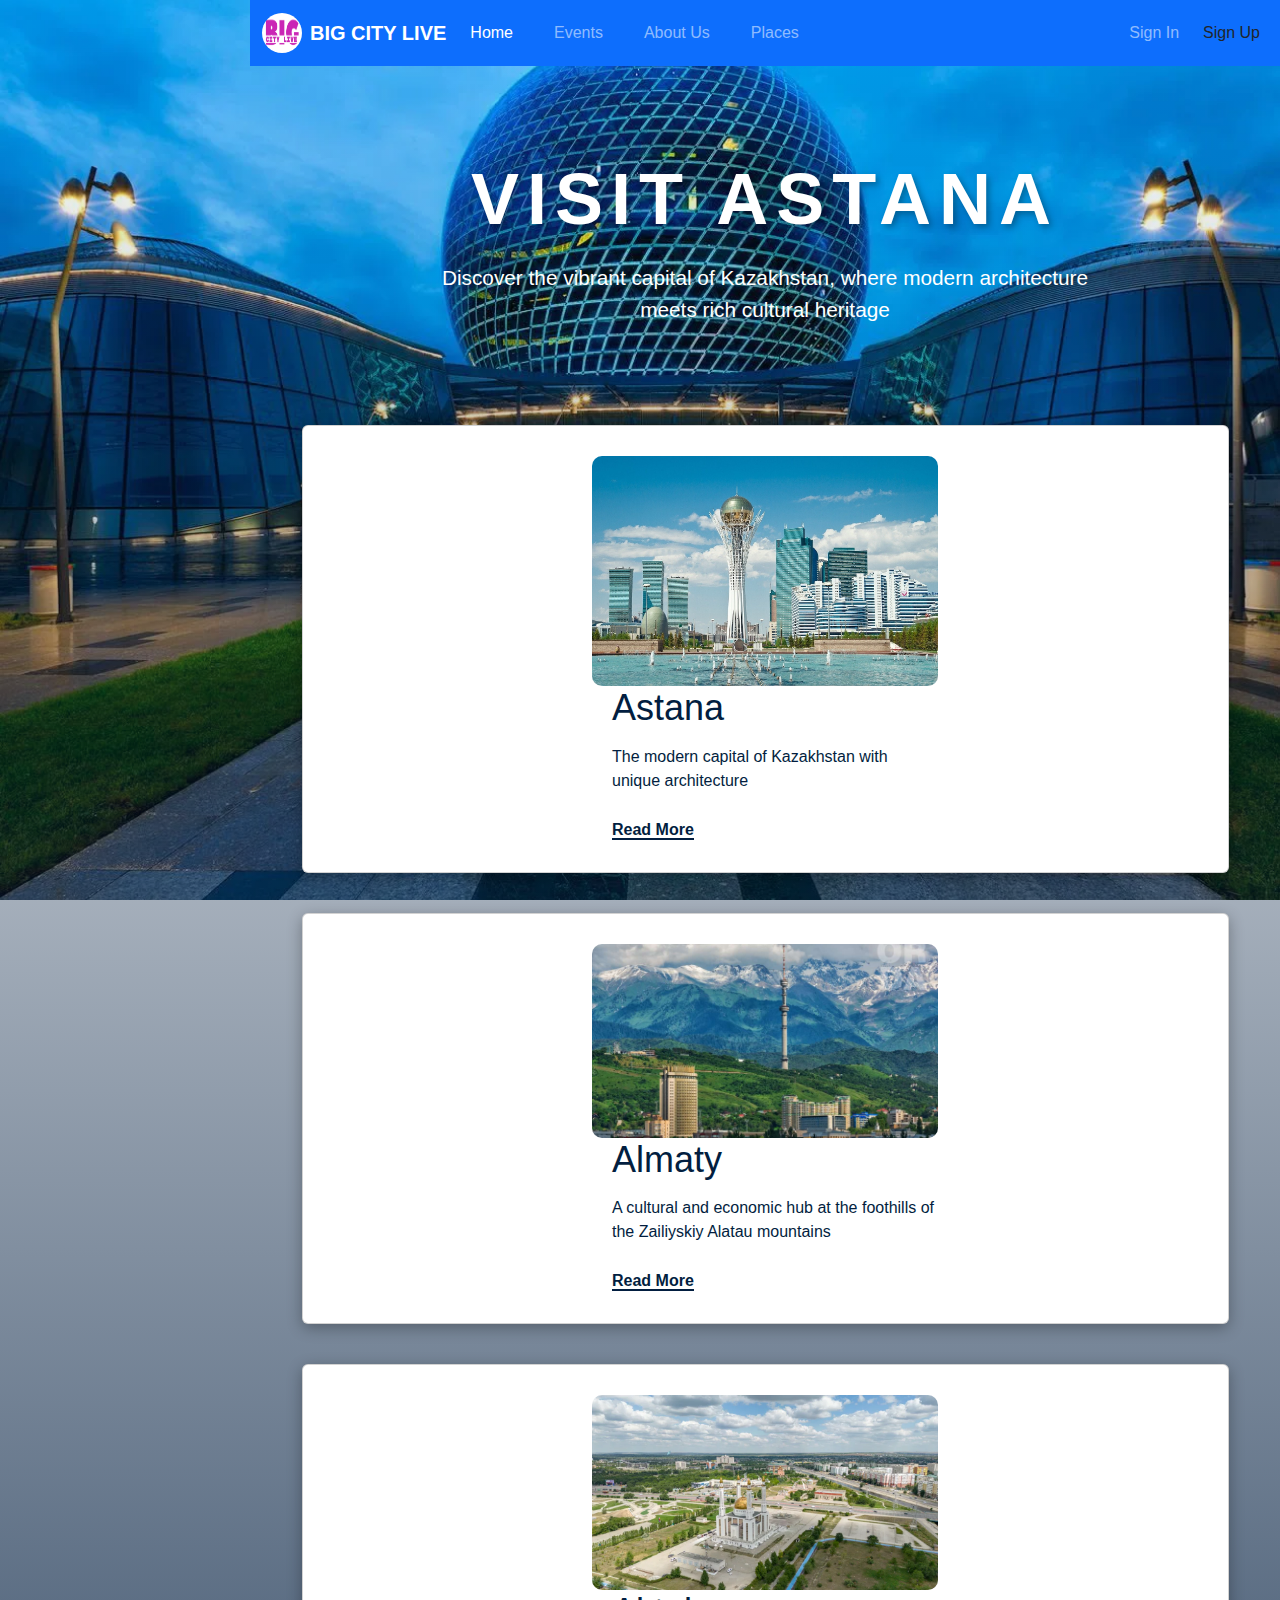
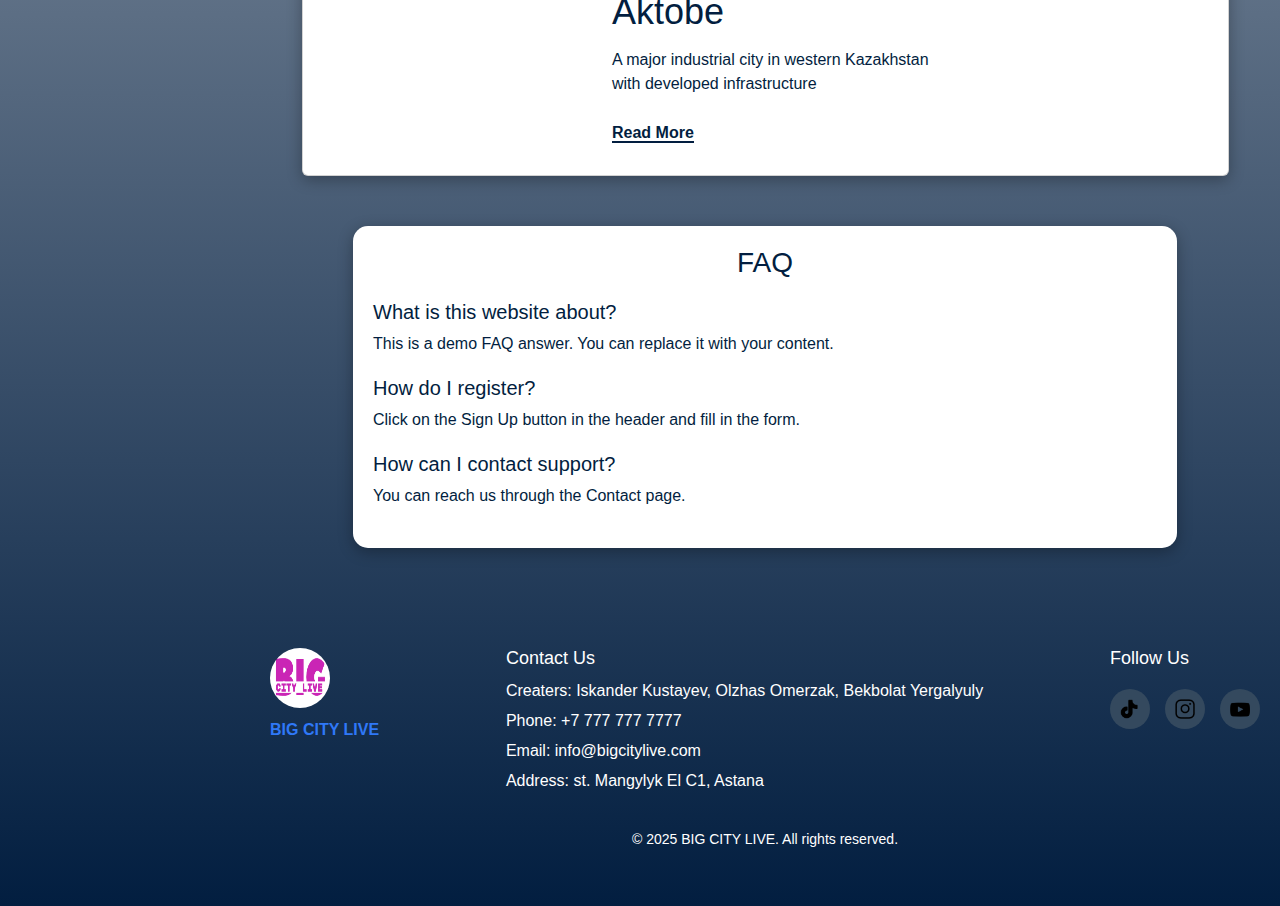
<file: index.html>
<!DOCTYPE html>
<html lang="en">
<head>
  <meta charset="UTF-8">
  <meta name="viewport" content="width=device-width, initial-scale=1.0">
  <title>BIG CITY LIVE</title>
  <link rel="stylesheet" href="main.css">
  <link href="https://cdn.jsdelivr.net/npm/bootstrap@5.3.2/dist/css/bootstrap.min.css" rel="stylesheet">
</head>
<body>
  <!-- Main Content -->
  <div class="main-content">

  <nav class="navbar navbar-expand-lg navbar-dark bg-primary">
    <div class="container">
      <a class="navbar-brand d-flex align-items-center" href="index.html">
        <img src="images/logo.png" alt="Logo" width="40" height="40" class="rounded-circle me-2">
        <span class="fw-bold">BIG CITY LIVE</span>
      </a>
      
      <!-- Simple responsive menu without toggle functionality -->
      <div class="d-lg-flex flex-grow-1">
        <ul class="navbar-nav me-auto d-none d-lg-flex">
          <li class="nav-item">
            <a class="nav-link active" href="index.html">Home</a>
          </li>
          <li class="nav-item">
            <a class="nav-link" href="pages/events.html">Events</a>
          </li>
          <li class="nav-item">
            <a class="nav-link" href="pages/about.html">About Us</a>
          </li>
          <li class="nav-item">
            <a class="nav-link" href="pages/cities.html">Places</a>
          </li>
        </ul>
        
        <div class="navbar-nav ms-auto d-none d-lg-flex">
          <a class="nav-link btn btn-outline-light me-2" href="../pages/login.html">Sign In</a>
          <a class="nav-link btn btn-warning text-dark" href="#">Sign Up</a>
        </div>
      </div>

      <!-- Mobile menu (simple dropdown without JS) -->
      <div class="d-lg-none">
        <select class="form-select bg-dark text-white border-0" onchange="window.location.href=this.value">
          <option value="index.html" selected>Home</option>
          <option value="pages/events.html">Events</option>
          <option value="pages/about.html">About Us</option>
          <option value="#">Categories</option>
          <option disabled>---</option>
          <option value="pages/login.html">Sign In</option>
          <option value="#">Sign Up</option>
        </select>
      </div>
    </div>
  </nav>



   <!-- Visit Astana Banner -->
  <section class="visit-banner">
    <div class="banner-decoration"></div>
    <h1>VISIT ASTANA</h1>
    <p>Discover the vibrant capital of Kazakhstan, where modern architecture meets rich cultural heritage</p>
  </section>



  <!-- Card container -->
  <div class="card-container">
    <!-- Card 1 -->
    <div class="card">
      <div class="card-image">
        <img src="images/astanaimage.png" alt="Astana Image">
      </div>
      <div class="card-text">
        <h2>Astana</h2>
        <p>The modern capital of Kazakhstan with unique architecture</p>
        <a href="pages/details1.html">Read More</a>
      </div>
    </div>

    <!-- Card 2 -->
    <div class="card">
      <div class="card-image">
        <img src="images/almatyimg.png" alt="Almaty Image">
      </div>
      <div class="card-text">
        <h2>Almaty</h2>
        <p>A cultural and economic hub at the foothills of the Zailiyskiy Alatau mountains</p>
        <a href="#">Read More</a>
      </div>
    </div>

    <!-- Card 3 -->
    <div class="card">
      <div class="card-image">
        <img src="images/aktobeimg.png" alt="Aktobe Image">
      </div>
      <div class="card-text">
        <h2>Aktobe</h2>
        <p>A major industrial city in western Kazakhstan with developed infrastructure</p>
        <a href="#">Read More</a>
      </div>
    </div>
  </div>


  
  

  <!-- FAQ -->
  <section class="faq">
    <h2>FAQ</h2>
    <div class="faq-item">
      <h3>What is this website about?</h3>
      <p>This is a demo FAQ answer. You can replace it with your content.</p>
    </div>
    <div class="faq-item">
      <h3>How do I register?</h3>
      <p>Click on the Sign Up button in the header and fill in the form.</p>
    </div>
    <div class="faq-item">
      <h3>How can I contact support?</h3>
      <p>You can reach us through the Contact page.</p>
    </div>
  </section>

  <!-- Footer -->
  <footer>
    <div class="footer-container">
      <!-- Logo -->
      <div class="footer-logo">
        <img src="images/logo.png" alt="Company Logo">
        <p>BIG CITY LIVE</p>
      </div>

      <!-- Contacts -->
      <div class="footer-info">
        <h3>Contact Us</h3>
        <p>Creaters: Iskander Kustayev, Olzhas Omerzak, Bekbolat Yergalyuly</p>
        <p>Phone: +7 777 777 7777</p>
        <p>Email: info@bigcitylive.com</p>
        <p>Address: st. Mangylyk El C1, Astana</p>
      </div>

      <!-- Networks -->
      <div class="footer-social">
        <h3>Follow Us</h3>
          <div class="social-links">
            <a href="https://www.tiktok.com/@fxrnweh9?_t=ZM-8zwcUwP9XSt&_r=1" target="_blank"><img src="images/tiktokimg.png" alt="TikTok" width="20" height="20"></a>
            <a href="https://www.instagram.com/bekbolatergaliuly?igsh=bzQxdDBpdjAyOXFv&utm_source=qr" target="_blank"><img src="images/instaimg.png" alt="Instagram" width="20" height="20"></a>
            <a href="https://www.instagram.com/bekbolatergaliuly?igsh=bzQxdDBpdjAyOXFv&utm_source=qr" target="_blank"><img src="images/youtubeimg.png" alt="YouTube" width="20" height="20"></a>
          </div>
        </div>
      </div>
    <p class="footer-bottom">&copy; 2025 BIG CITY LIVE. All rights reserved.</p>
  </footer>

  </div> <!-- Close main-content -->

</body>
</html>
</file>
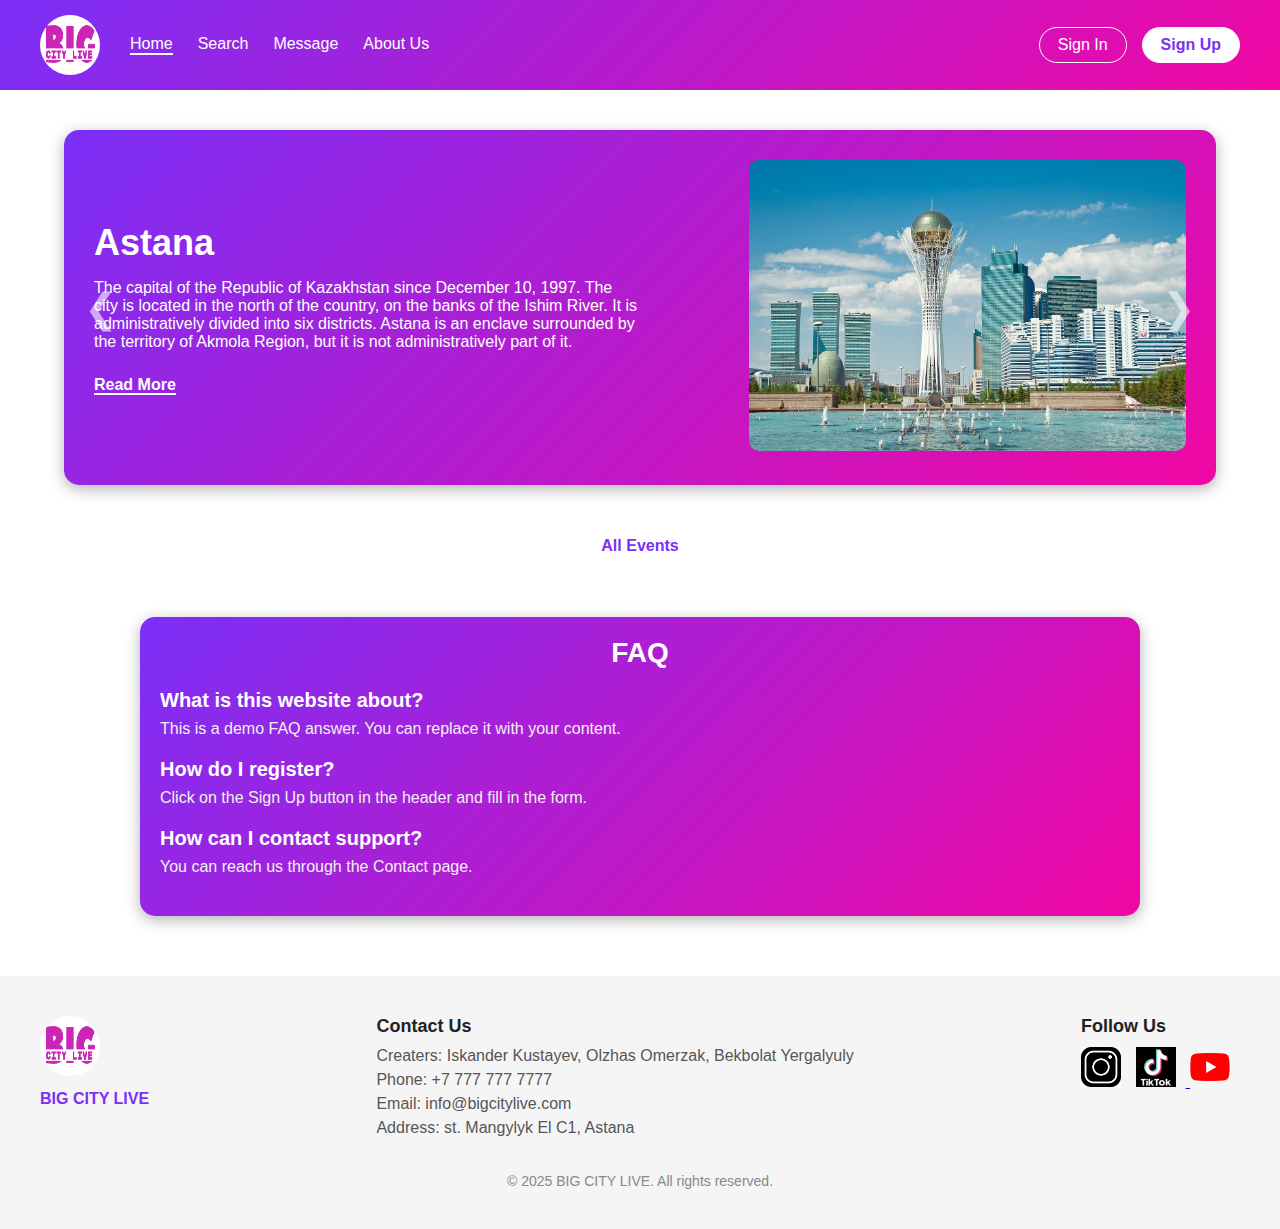
<file: WEB_a2_BIO_project-/index.html>
<!DOCTYPE html>
<html lang="en">
<head>
  <meta charset="UTF-8">
  <meta name="viewport" content="width=device-width, initial-scale=1.0">
  <title>BIG CITY LIVE</title>
  <link rel="stylesheet" href="main.css">
</head>
<body>

  <!--Header -->
  <header>
    <div class="header-left">
      <img src="images/logo.png" alt="Logo" class="logo">
    

    <nav>
      <ul>
        <li class="active">Home</li>
        <li>Search</li>
        <li>Message</li>
        <li><a href="pages/about.html">About Us</a></li>
      </ul>
    </nav>
    </div>

    <div class="header-right">
      <a href="" class="btn">Sign In</a>
      <a href="" class="btn btn-primary">Sign Up</a>
    </div>
   
  </header>

  <!-- Main block -->
  <div class="card">
    <div class="arrow left">&#10094;</div>

    <div class="card-text">
      <h2>Astana</h2>
      <p>The capital of the Republic of Kazakhstan since December 10, 1997. The city is located in the north of the country, on the banks of the Ishim River. It is administratively divided into six districts. Astana is an enclave surrounded by the territory of Akmola Region, but it is not administratively part of it.</p>
      <a href="..">Read More</a>
    </div>

    <div class="card-image">
      <img src="images/astanaimage.png" alt="Event Image">
    </div>

    <div class="arrow right">&#10095;</div>
  </div>

  <div class="all-events">
  <a href="pages/about.html" class="all-events-btn">All Events</a>
</div>

  <!-- FAQ -->
  <section class="faq">
    <h2>FAQ</h2>
    <div class="faq-item">
      <h3>What is this website about?</h3>
      <p>This is a demo FAQ answer. You can replace it with your content.</p>
    </div>
    <div class="faq-item">
      <h3>How do I register?</h3>
      <p>Click on the Sign Up button in the header and fill in the form.</p>
    </div>
    <div class="faq-item">
      <h3>How can I contact support?</h3>
      <p>You can reach us through the Contact page.</p>
    </div>
  </section>

  <!-- Footer -->
  <footer>
    <div class="footer-container">
      <!-- Logo -->
      <div class="footer-logo">
        <img src="images/logo.png" alt="Company Logo">
        <p>BIG CITY LIVE</p>
      </div>

      <!-- Contacts -->
      <div class="footer-info">
        <h3>Contact Us</h3>
        <p>Creaters: Iskander Kustayev, Olzhas Omerzak, Bekbolat Yergalyuly</p>
        <p>Phone: +7 777 777 7777</p>
        <p>Email: info@bigcitylive.com</p>
        <p>Address: st. Mangylyk El C1, Astana</p>
      </div>

      <!-- Networks -->
      <div class="footer-social">
        <h3>Follow Us</h3>
        <div class="footer-social">
          <a href="https://www.instagram.com/bekbolatergaliuly?igsh=bzQxdDBpdjAyOXFv&utm_source=qr"><img src="images/instaimage.png"></a>
          <a href="https://www.tiktok.com/@fxrnweh9?_t=ZM-8zwcUwP9XSt&_r=1"><img src="images/tiktokimage.png"> </a>
          <a href="https://youtube.com/channel/UCV2GuCAUhjUv58hTk6jlEhg?si=i2NoJZyY-HmJj2dj"><img src="images/youtubeimage.png"></a>
        </div>
      </div>
    </div>

    <p class="footer-bottom">&copy; 2025 BIG CITY LIVE. All rights reserved.</p>
  </footer>

</body>
</html>
</file>
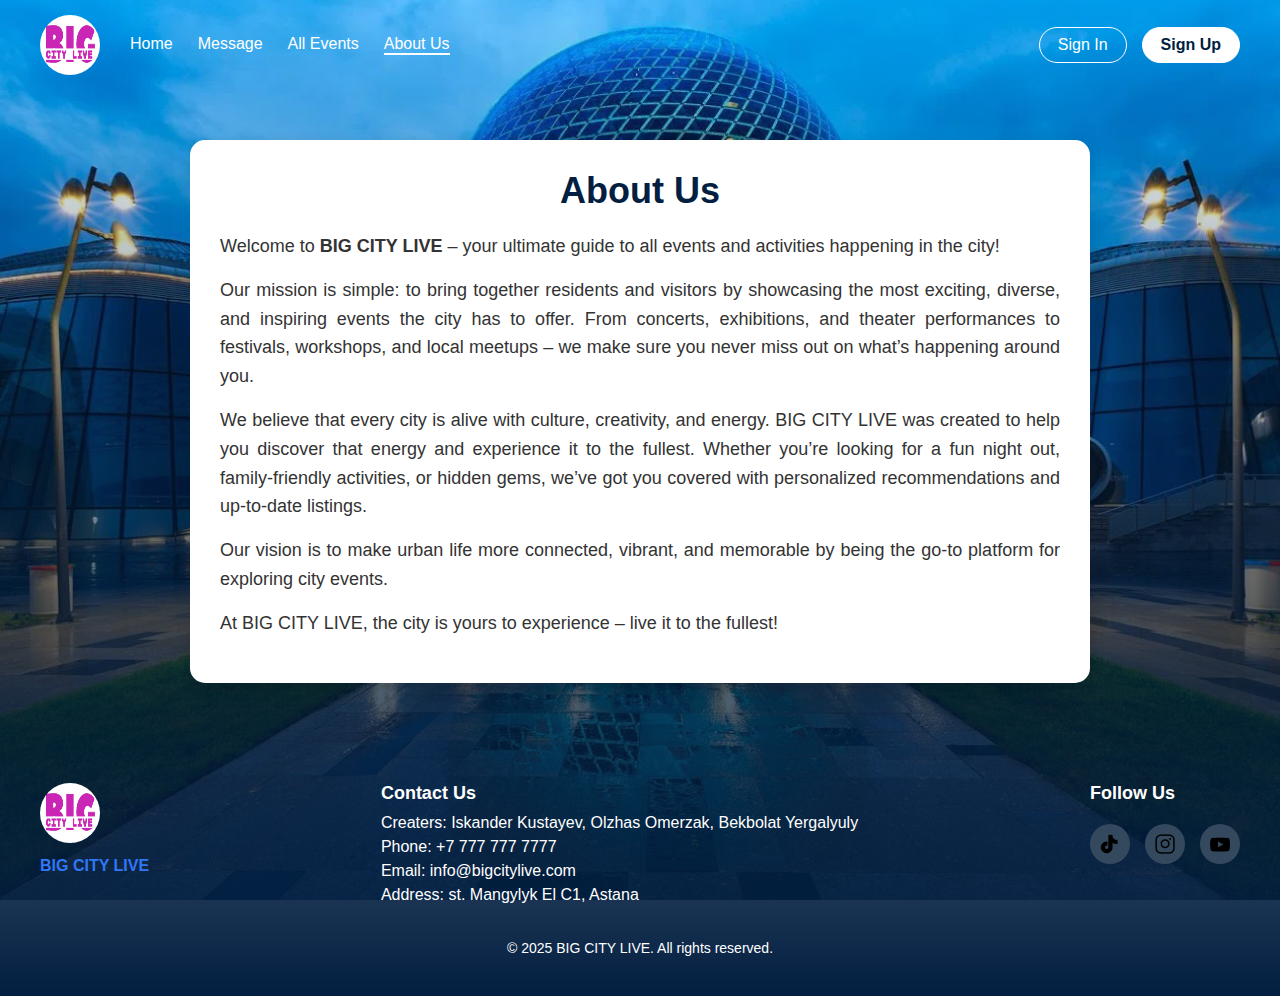
<file: pages/about.html>
<!DOCTYPE html>
<html lang="en">
<head>
    <meta charset="UTF-8">
    <meta name="viewport" content="width=device-width, initial-scale=1.0">
    <title>About Us</title>
    <link rel="stylesheet" href="../styles/aboutstyle.css">
</head>
<body>
   <!--Header -->
  <header>
    <div class="header-left">
      <img src="../images/logo.png" alt="Logo" class="logo">
    

    <nav>
      <ul>
        <li><a href="../index.html">Home</a></li>
        <li>Message</li>
        <li><a href="../pages/events.html">All Events</a></li>
        <li class="active">About Us</li>
      </ul>
    </nav>
    </div>

    <div class="header-right">
      <a href="../pages/login.html" class="btn">Sign In</a>
      <a href="" class="btn btn-primary">Sign Up</a>
    </div>
   
  </header>


   <!-- Main Content -->
  <main class="about-container">
    <section class="about-hero">
      <h1>About Us</h1>
      <p>
        Welcome to <strong>BIG CITY LIVE</strong> – your ultimate guide to all events and activities happening in the city!
      </p>
      <p>
        Our mission is simple: to bring together residents and visitors by showcasing the most exciting, diverse, and inspiring events the city has to offer. 
        From concerts, exhibitions, and theater performances to festivals, workshops, and local meetups – we make sure you never miss out on what’s happening around you.
      </p>
      <p>
        We believe that every city is alive with culture, creativity, and energy. BIG CITY LIVE was created to help you discover that energy and experience it to the fullest. 
        Whether you’re looking for a fun night out, family-friendly activities, or hidden gems, we’ve got you covered with personalized recommendations and up-to-date listings.
      </p>
      <p>
        Our vision is to make urban life more connected, vibrant, and memorable by being the go-to platform for exploring city events.
      </p>
      <p>
        At BIG CITY LIVE, the city is yours to experience – live it to the fullest!
      </p>
    </section>
  </main>



   <!-- Footer -->
  <footer>
    <div class="footer-container">
      <!-- Logo -->
      <div class="footer-logo">
        <img src="../images/logo.png" alt="Company Logo">
        <p>BIG CITY LIVE</p>
      </div>

      <!-- Contacts -->
      <div class="footer-info">
        <h3>Contact Us</h3>
        <p>Creaters: Iskander Kustayev, Olzhas Omerzak, Bekbolat Yergalyuly</p>
        <p>Phone: +7 777 777 7777</p>
        <p>Email: info@bigcitylive.com</p>
        <p>Address: st. Mangylyk El C1, Astana</p>
      </div>

      <!-- Networks -->
      <div class="footer-social">
        <h3>Follow Us</h3>
          <div class="social-links">
            <a href="https://www.tiktok.com/@fxrnweh9?_t=ZM-8zwcUwP9XSt&_r=1"><img src="../images/tiktokimg.png" alt="TikTok" width="20" height="20"></a>
            <a href="https://www.instagram.com/bekbolatergaliuly?igsh=bzQxdDBpdjAyOXFv&utm_source=qr"><img src="../images/instaimg.png" alt="Instagram" width="20" height="20"></a>
            <a href="https://www.instagram.com/bekbolatergaliuly?igsh=bzQxdDBpdjAyOXFv&utm_source=qr"><img src="../images/youtubeimg.png" alt="YouTube" width="20" height="20"></a>
          </div>
        </div>
      </div>

    <p class="footer-bottom">&copy; 2025 BIG CITY LIVE. All rights reserved.</p>
  </footer>
</body>
</html>
</file>
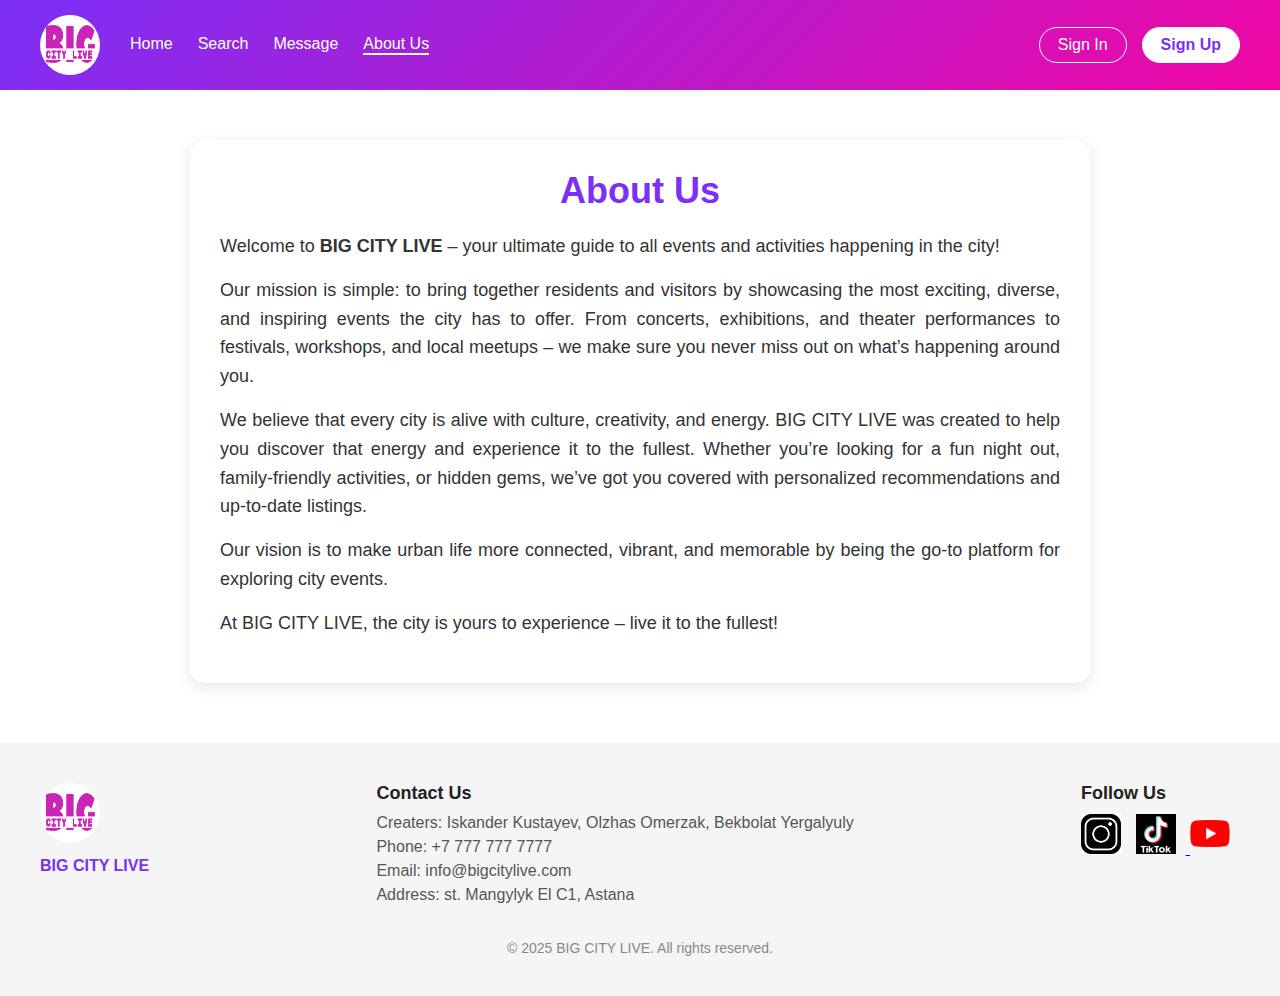
<file: WEB_a2_BIO_project-/pages/about.html>
<!DOCTYPE html>
<html lang="en">
<head>
    <meta charset="UTF-8">
    <meta name="viewport" content="width=device-width, initial-scale=1.0">
    <title>About Us</title>
    <link rel="stylesheet" href="../styles/aboutstyle.css">
</head>
<body>
  <!--Header -->
  <header>
    <div class="header-left">
      <img src="../images/logo.png" alt="Logo" class="logo">
    

    <nav>
      <ul>
        <li><a href="../index.html"> Home</a></li>
        <li>Search</li>
        <li>Message</li>
        <li class="active">About Us</li>
      </ul>
    </nav>
    </div>

    <div class="header-right">
      <a href="" class="btn">Sign In</a>
      <a href="" class="btn btn-primary">Sign Up</a>
    </div>
   
  </header>


   <!-- Main Content -->
  <main class="about-container">
    <section class="about-hero">
      <h1>About Us</h1>
      <p>
        Welcome to <strong>BIG CITY LIVE</strong> – your ultimate guide to all events and activities happening in the city!
      </p>
      <p>
        Our mission is simple: to bring together residents and visitors by showcasing the most exciting, diverse, and inspiring events the city has to offer. 
        From concerts, exhibitions, and theater performances to festivals, workshops, and local meetups – we make sure you never miss out on what’s happening around you.
      </p>
      <p>
        We believe that every city is alive with culture, creativity, and energy. BIG CITY LIVE was created to help you discover that energy and experience it to the fullest. 
        Whether you’re looking for a fun night out, family-friendly activities, or hidden gems, we’ve got you covered with personalized recommendations and up-to-date listings.
      </p>
      <p>
        Our vision is to make urban life more connected, vibrant, and memorable by being the go-to platform for exploring city events.
      </p>
      <p>
        At BIG CITY LIVE, the city is yours to experience – live it to the fullest!
      </p>
    </section>
  </main>



   <!-- Footer -->
  <footer>
    <div class="footer-container">
      <!-- Logo -->
      <div class="footer-logo">
        <img src="../images/logo.png" alt="Company Logo">
        <p>BIG CITY LIVE</p>
      </div>

      <!-- Contacts -->
      <div class="footer-info">
        <h3>Contact Us</h3>
        <p>Creaters: Iskander Kustayev, Olzhas Omerzak, Bekbolat Yergalyuly</p>
        <p>Phone: +7 777 777 7777</p>
        <p>Email: info@bigcitylive.com</p>
        <p>Address: st. Mangylyk El C1, Astana</p>
      </div>

      <!-- Networks -->
      <div class="footer-social">
        <h3>Follow Us</h3>
        <div class="footer-social">
          <a href="https://www.instagram.com/bekbolatergaliuly?igsh=bzQxdDBpdjAyOXFv&utm_source=qr"><img src="../images/instaimage.png"></a>
          <a href="https://www.tiktok.com/@fxrnweh9?_t=ZM-8zwcUwP9XSt&_r=1"><img src="../images/tiktokimage.png"> </a>
          <a href="https://youtube.com/channel/UCV2GuCAUhjUv58hTk6jlEhg?si=i2NoJZyY-HmJj2dj"><img src="../images/youtubeimage.png"></a>
        </div>
      </div>
    </div>

    <p class="footer-bottom">&copy; 2025 BIG CITY LIVE. All rights reserved.</p>
  </footer>
</body>
</html>
</file>
<file: main.css>
* {
  margin: 0;
  padding: 0;
  box-sizing: border-box;
  font-family: Arial, sans-serif;
}

body {
  background: linear-gradient(to bottom, #ffffff00, #021e40), url('images/astana2image.png') center/cover fixed; 
  color: #fff;
}

/* Header */
header {
  display: flex;
  justify-content: space-between;
  align-items: center;
  padding: 15px 40px;
  background:rgba(0, 0, 0, 0);
  /* backdrop-filter: blur(5px); */
}

.header-left {
  display: flex;
  align-items: center;
  gap: 30px;
}

nav ul {
  list-style: none;
  display: flex;
  gap: 25px;
}

nav ul li {
  cursor: pointer;
}

nav ul li a {
  text-decoration: none;
  color: #fff;
}

nav ul li.active {
  border-bottom: 2px solid #fff;
}

.logo {
  width: 60px;
  height: 60px;
  border-radius: 50%;
}

.header-right {
  display: flex;
  gap: 15px;
}

.btn {
  padding: 8px 18px;
  border-radius: 20px;
  border: 1px solid #fff;
  color: #fff;
  text-decoration: none;
  transition: 0.3s;
}

.btn:hover {
  background: #fff;
  color: #3076cb;
}

.btn-primary {
  background: #fff;
  color: #021e40;
  font-weight: bold;
}

.btn-primary:hover {
  background: #021e40;;
  color: #fff;
}







/*-------------*/


/* Visit Astana Banner */
    .visit-banner {
      background: rgba(255, 255, 255, 0);
      color: white;
      text-align: center;
      padding: 60px 20px;
      margin: 30px 0;
      position: relative;
      overflow: hidden;
    }
    
    .visit-banner h1 {
      font-size: 4.5rem;
      font-weight: 900;
      text-transform: uppercase;
      letter-spacing: 8px;
      margin-bottom: 20px;
      text-shadow: 3px 3px 6px rgba(0,0,0,0.3);
      position: relative;
      z-index: 2;
    }
    
    .visit-banner p {
      font-size: 1.3rem;
      max-width: 700px;
      margin: 0 auto;
      position: relative;
      z-index: 2;
    }
    
    .banner-decoration {
      position: absolute;
      top: 0;
      left: 0;
      width: 100%;
      height: 100%;
      opacity: 0.1;
    }
    


/*-------------*/

/* Main block */
.card {
  position: relative;
  display: flex;
  align-items: center;
  justify-content: space-between;

  width: 90%;
  max-width: 1200px;
  min-height: 350px;

  margin: 40px auto;
  padding: 30px;
  border-radius: 15px;
  background: white; 
  box-shadow: 0 4px 15px rgba(0,0,0,0.3);
}

.card-text {
  padding-left: 20px;
  width: 40%;
  color: #021e40;
}

.card-text h2 {
  font-size: 36px;
  margin-bottom: 15px;
}

.card-text p {
  font-size: 16px;
  margin-bottom: 25px;
}

.card-text a {
  text-decoration: none;
  color: #021e40;
  font-weight: bold;
  border-bottom: 2px solid #021e40;
}

.card-image {
  max-width: 40%;
}

.card-image img {
  width: 100%;
  border-radius: 10px;
}

.arrow {
  position: absolute;
  top: 50%;
  transform: translateY(-50%);
  font-size: 40px;
  color: rgba(255, 255, 255, 0.6);
  cursor: pointer;
  user-select: none;

 
  border-radius: 50%;
  padding: 10px;
  transition: transform 0.3s, background 0.3s;
}

.arrow.left {
  left: 10px;
}

.arrow.right {
  right: 10px;
}

.arrow:hover {
  transform: translateY(-50%) scale(1.2);
}

/* All Events */
/* .all-events {
  text-align: center;
  margin: 30px 0;
}

.all-events-btn {
  display: inline-block;
  background: #fff;
  color: #7b2ff7;
  padding: 12px 24px;
  border-radius: 25px;
  font-size: 16px;
  font-weight: bold;
  text-decoration: none;
  transition: 0.3s;
}

.all-events-btn:hover {
  background: #f107a3;
  color: #fff;
} */


/* FAQ */
.faq {
  width: 80%;
  max-width: 1000px;
  margin: 50px auto;
  padding: 20px;
  background: white; 
  border-radius: 15px;
  box-shadow: 0 4px 15px rgba(0,0,0,0.3);
}

.faq h2 {
  font-size: 28px;
  margin-bottom: 20px;
  text-align: center;
  color: #021e40;
}

.faq-item {
  margin-bottom: 20px;
}

.faq-item h3 {
  font-size: 20px;
  margin-bottom: 8px;
  color: #021e40;
}

.faq-item p {
  font-size: 16px;
  color: #021e40;
}

/* Footer */
footer {
  background: #f5f5f500;
  padding: 40px 20px;
  margin-top: 60px;
  color: #ffffff;
}

.footer-container {
  display: flex;
  justify-content: space-between;
  align-items: flex-start;
  max-width: 1200px;
  margin: 0 auto;
  flex-wrap: wrap;
  gap: 40px;
}

.footer-logo img {
  width: 60px;
  height: 60px;
  border-radius: 50%;
}

.footer-logo p {
  margin-top: 10px;
  font-weight: bold;
  color: #2f78f7;
}

.footer-info h3,
.footer-social h3 {
  margin-bottom: 10px;
  font-size: 18px;
  color: #ffffff;
}

.footer-info p {
  margin-bottom: 6px;
  color: #ffffff;
}

/* .footer-social img {
  width: 40px;       
  height: 40px;
  object-fit: contain; 
  margin-right: 10px;
  display: inline-block;
} */


.social-links {
  display: flex;
  gap: 15px;
  margin-top: 20px;
}
        
.social-links a {
  display: flex;
  align-items: center;
  justify-content: center;
  width: 40px;
  height: 40px;
  background-color: #34495e;
  border-radius: 50%;
  color: white;
  text-decoration: none;
  transition: all 0.3s;
}
        
.social-links a:hover {
  background-color: #e74c3c;
  transform: translateY(-3px);
}        

.footer-bottom {
  text-align: center;
  margin-top: 30px;
  font-size: 14px;
  color: #ffffff;
}
/* Sidebar Styles */
.sidebar {
    position: fixed;
    left: 0;
    top: 0;
    width: 250px;
    height: 100vh;
    background: rgba(2, 30, 64, 0.95);
    backdrop-filter: blur(10px);
    padding: 20px 0;
    z-index: 1000;
    border-right: 1px solid rgba(255, 255, 255, 0.1);
}

.sidebar-header {
    text-align: center;
    padding: 0 20px 20px 20px;
    border-bottom: 1px solid rgba(255, 255, 255, 0.1);
    margin-bottom: 20px;
}

.sidebar-logo {
    width: 50px;
    height: 50px;
    border-radius: 50%;
    margin-bottom: 10px;
}

.sidebar-header h3 {
    color: #fff;
    font-size: 16px;
    font-weight: bold;
}

.sidebar-nav ul {
    list-style: none;
    padding: 0;
    margin: 0;
    display: flex;
    flex-direction: column;
}

.sidebar-nav li {
    display: block;
    width: 100%;
    margin: 0;
    padding: 0;
}

.sidebar-nav a {
    display: block;
    width: 100%;
    padding: 15px 25px;
    color: #fff;
    text-decoration: none;
    transition: all 0.3s ease;
    border-left: 3px solid transparent;
    font-size: 16px;
    box-sizing: border-box;
}

/* Hover effects */
.sidebar-nav a:hover {
    background: rgba(255, 255, 255, 0.1);
    border-left: 3px solid #fff;
    padding-left: 30px;
}

.sidebar-nav a.active {
    background: rgba(255, 255, 255, 0.2);
    border-left: 3px solid #fff;
    font-weight: bold;
}

/* Exit button styling */
.sidebar-nav .exit-btn {
    color: #ff6b6b;
    background: rgba(255, 107, 107, 0.05);
    margin-top: 10px;
    border-top: 1px solid rgba(255, 255, 255, 0.1);
}

.sidebar-nav .exit-btn:hover {
    background: rgba(255, 107, 107, 0.1);
    border-left: 3px solid #ff6b6b;
}

/* Main Content */
.main-content {
    margin-left: 250px;
    min-height: 100vh;
    width: calc(100% - 250px);
}

/* Header adjustment for sidebar */
header {
    position: relative;
    z-index: 999;
}

/* Mobile Responsive */
@media (max-width: 768px) {
    .sidebar {
        width: 200px;
    }
    
    .main-content {
        margin-left: 200px;
        width: calc(100% - 200px);
    }
    
    .sidebar-nav a {
        padding: 12px 20px;
        font-size: 14px;
    }
}

@media (max-width: 480px) {
    .sidebar {
        width: 180px;
    }
    
    .main-content {
        margin-left: 180px;
        width: calc(100% - 180px);
    }
    
    .sidebar-nav a {
        padding: 10px 15px;
        font-size: 13px;
    }
}
</file>
<file: WEB_a2_BIO_project-/main.css>
* {
  margin: 0;
  padding: 0;
  box-sizing: border-box;
  font-family: Arial, sans-serif;
}

body {
  background-color: #fff;
  color: #fff;
}

/* Header */
header {
  display: flex;
  justify-content: space-between;
  align-items: center;
  padding: 15px 40px;
  background: linear-gradient(135deg, #7b2ff7, #f107a3); 
  backdrop-filter: blur(5px);
}

.header-left {
  display: flex;
  align-items: center;
  gap: 30px;
}

nav ul {
  list-style: none;
  display: flex;
  gap: 25px;
}

nav ul li {
  cursor: pointer;
}

nav ul li a {
  text-decoration: none;
  color: #fff;
}

nav ul li.active {
  border-bottom: 2px solid #fff;
}

.logo {
  width: 60px;
  height: 60px;
  border-radius: 50%;
}

.header-right {
  display: flex;
  gap: 15px;
}

.btn {
  padding: 8px 18px;
  border-radius: 20px;
  border: 1px solid #fff;
  color: #fff;
  text-decoration: none;
  transition: 0.3s;
}

.btn:hover {
  background: #fff;
  color: #7b2ff7;
}

.btn-primary {
  background: #fff;
  color: #7b2ff7;
  font-weight: bold;
}

.btn-primary:hover {
  background: #f107a3;
  color: #fff;
}

/* Main block */
.card {
  position: relative;
  display: flex;
  align-items: center;
  justify-content: space-between;

  width: 90%;
  max-width: 1200px;
  min-height: 350px;

  margin: 40px auto;
  padding: 30px;
  border-radius: 15px;
  background: linear-gradient(135deg, #7b2ff7, #f107a3); 
  /* background: rgba(255,255,255,0.1); */
  box-shadow: 0 4px 15px rgba(0,0,0,0.3);
}

.card-text {
  max-width: 50%;
}

.card-text h2 {
  font-size: 36px;
  margin-bottom: 15px;
}

.card-text p {
  font-size: 16px;
  margin-bottom: 25px;
}

.card-text a {
  text-decoration: none;
  color: #fff;
  font-weight: bold;
  border-bottom: 2px solid #fff;
}

.card-image {
  max-width: 40%;
}

.card-image img {
  width: 100%;
  border-radius: 10px;
}

.arrow {
  position: absolute;
  top: 50%;
  transform: translateY(-50%);
  font-size: 40px;
  color: rgba(255, 255, 255, 0.6);
  cursor: pointer;
  user-select: none;

 
  border-radius: 50%;
  padding: 10px;
  transition: transform 0.3s, background 0.3s;
}

.arrow.left {
  left: 10px;
}

.arrow.right {
  right: 10px;
}

.arrow:hover {
  transform: translateY(-50%) scale(1.2);
}

/* All Events */
.all-events {
  text-align: center;
  margin: 30px 0;
}

.all-events-btn {
  display: inline-block;
  background: #fff;
  color: #7b2ff7;
  padding: 12px 24px;
  border-radius: 25px;
  font-size: 16px;
  font-weight: bold;
  text-decoration: none;
  transition: 0.3s;
}

.all-events-btn:hover {
  background: #f107a3;
  color: #fff;
}


/* FAQ */
.faq {
  width: 80%;
  max-width: 1000px;
  margin: 50px auto;
  padding: 20px;
  background: linear-gradient(135deg, #7b2ff7, #f107a3); 
  border-radius: 15px;
  box-shadow: 0 4px 15px rgba(0,0,0,0.3);
}

.faq h2 {
  font-size: 28px;
  margin-bottom: 20px;
  text-align: center;
}

.faq-item {
  margin-bottom: 20px;
}

.faq-item h3 {
  font-size: 20px;
  margin-bottom: 8px;
}

.faq-item p {
  font-size: 16px;
  color: #f1f1f1;
}

/* Footer */
footer {
  background: #f5f5f5;
  padding: 40px 20px;
  margin-top: 60px;
  color: #333;
}

.footer-container {
  display: flex;
  justify-content: space-between;
  align-items: flex-start;
  max-width: 1200px;
  margin: 0 auto;
  flex-wrap: wrap;
  gap: 40px;
}

.footer-logo img {
  width: 60px;
  height: 60px;
  border-radius: 50%;
}

.footer-logo p {
  margin-top: 10px;
  font-weight: bold;
  color: #7b2ff7;
}

.footer-info h3,
.footer-social h3 {
  margin-bottom: 10px;
  font-size: 18px;
  color: #222;
}

.footer-info p {
  margin-bottom: 6px;
  color: #555;
}

.footer-social img {
  width: 40px;       
  height: 40px;
  object-fit: contain; 
  margin-right: 10px;
  display: inline-block;
}
.footer-bottom {
  text-align: center;
  margin-top: 30px;
  font-size: 14px;
  color: #888;
}
</file>
<file: styles/aboutstyle.css>
* {
  margin: 0;
  padding: 0;
  box-sizing: border-box;
  font-family: Arial, sans-serif;
}

body {
  background: linear-gradient(to bottom, #ffffff00, #021e40), url('../images/astana2image.png') center/cover fixed; 
  color: #fff;
}

/* Header */
header {
  display: flex;
  justify-content: space-between;
  align-items: center;
  padding: 15px 40px;
  background:rgba(0, 0, 0, 0);
  /* backdrop-filter: blur(5px); */
}

.header-left {
  display: flex;
  align-items: center;
  gap: 30px;
}

nav ul {
  list-style: none;
  display: flex;
  gap: 25px;
}

nav ul li {
  cursor: pointer;
}

nav ul li a {
  text-decoration: none;
  color: #fff;
}

nav ul li.active {
  border-bottom: 2px solid #fff;
}

.logo {
  width: 60px;
  height: 60px;
  border-radius: 50%;
}

.header-right {
  display: flex;
  gap: 15px;
}

.btn {
  padding: 8px 18px;
  border-radius: 20px;
  border: 1px solid #fff;
  color: #fff;
  text-decoration: none;
  transition: 0.3s;
}

.btn:hover {
  background: #fff;
  color: #3076cb;
}

.btn-primary {
  background: #fff;
  color: #021e40;
  font-weight: bold;
}

.btn-primary:hover {
  background: #021e40;;
  color: #fff;
}



/* ---------- MAIN ---------- */
.about-container {
  max-width: 900px;
  margin: 50px auto;
  padding: 30px;
  background: #fff;
  border-radius: 15px;
  box-shadow: 0 4px 15px rgba(0,0,0,0.1);
}

.about-hero h1 {
  font-size: 36px;
  margin-bottom: 20px;
  text-align: center;
  color: #021e40;;
}

.about-hero p {
  font-size: 18px;
  line-height: 1.6;
  margin-bottom: 15px;
  text-align: justify;
  color: #333;
}

/* Footer */
footer {
  background: #f5f5f500;
  padding: 40px 20px;
  margin-top: 60px;
  color: #ffffff;
}

.footer-container {
  display: flex;
  justify-content: space-between;
  align-items: flex-start;
  max-width: 1200px;
  margin: 0 auto;
  flex-wrap: wrap;
  gap: 40px;
}

.footer-logo img {
  width: 60px;
  height: 60px;
  border-radius: 50%;
}

.footer-logo p {
  margin-top: 10px;
  font-weight: bold;
  color: #2f78f7;
}

.footer-info h3,
.footer-social h3 {
  margin-bottom: 10px;
  font-size: 18px;
  color: #ffffff;
}

.footer-info p {
  margin-bottom: 6px;
  color: #ffffff;
}

/* .footer-social img {
  width: 40px;       
  height: 40px;
  object-fit: contain; 
  margin-right: 10px;
  display: inline-block;
} */


.social-links {
  display: flex;
  gap: 15px;
  margin-top: 20px;
}
        
.social-links a {
  display: flex;
  align-items: center;
  justify-content: center;
  width: 40px;
  height: 40px;
  background-color: #34495e;
  border-radius: 50%;
  color: white;
  text-decoration: none;
  transition: all 0.3s;
}
        
.social-links a:hover {
  background-color: #e74c3c;
  transform: translateY(-3px);
}        

.footer-bottom {
  text-align: center;
  margin-top: 30px;
  font-size: 14px;
  color: #ffffff;
}
</file>
<file: WEB_a2_BIO_project-/styles/aboutstyle.css>
* {
  margin: 0;
  padding: 0;
  box-sizing: border-box;
  font-family: Arial, sans-serif;
}

body {
  background-color: #fff;
  color: #fff;
}


/* Header */
header {
  display: flex;
  justify-content: space-between;
  align-items: center;
  padding: 15px 40px;
  background: linear-gradient(135deg, #7b2ff7, #f107a3); 
  backdrop-filter: blur(5px);
}

.header-left {
  display: flex;
  align-items: center;
  gap: 30px;
}

nav ul {
  list-style: none;
  display: flex;
  gap: 25px;
}

nav ul li {
  cursor: pointer;
}

nav ul li a {
  text-decoration: none;
  color: #fff;
}

nav ul li.active {
  border-bottom: 2px solid #fff;
}

.logo {
  width: 60px;
  height: 60px;
  border-radius: 50%;
}

.header-right {
  display: flex;
  gap: 15px;
}

.btn {
  padding: 8px 18px;
  border-radius: 20px;
  border: 1px solid #fff;
  color: #fff;
  text-decoration: none;
  transition: 0.3s;
}

.btn:hover {
  background: #fff;
  color: #7b2ff7;
}

.btn-primary {
  background: #fff;
  color: #7b2ff7;
  font-weight: bold;
}

.btn-primary:hover {
  background: #f107a3;
  color: #fff;
}


/* ---------- MAIN ---------- */
.about-container {
  max-width: 900px;
  margin: 50px auto;
  padding: 30px;
  background: #fff;
  border-radius: 15px;
  box-shadow: 0 4px 15px rgba(0,0,0,0.1);
}

.about-hero h1 {
  font-size: 36px;
  margin-bottom: 20px;
  text-align: center;
  color: #7b2ff7; /* фиолетовый заголовок */
}

.about-hero p {
  font-size: 18px;
  line-height: 1.6;
  margin-bottom: 15px;
  text-align: justify;
  color: #333;
}


/* Footer */
footer {
  background: #f5f5f5;
  padding: 40px 20px;
  margin-top: 60px;
  color: #333;
}

.footer-container {
  display: flex;
  justify-content: space-between;
  align-items: flex-start;
  max-width: 1200px;
  margin: 0 auto;
  flex-wrap: wrap;
  gap: 40px;
}

.footer-logo img {
  width: 60px;
  height: 60px;
  border-radius: 50%;
}

.footer-logo p {
  margin-top: 10px;
  font-weight: bold;
  color: #7b2ff7;
}

.footer-info h3,
.footer-social h3 {
  margin-bottom: 10px;
  font-size: 18px;
  color: #222;
}

.footer-info p {
  margin-bottom: 6px;
  color: #555;
}

.footer-social img {
  width: 40px;       
  height: 40px;
  object-fit: contain; 
  margin-right: 10px;
  display: inline-block;
}
.footer-bottom {
  text-align: center;
  margin-top: 30px;
  font-size: 14px;
  color: #888;
}
</file>
